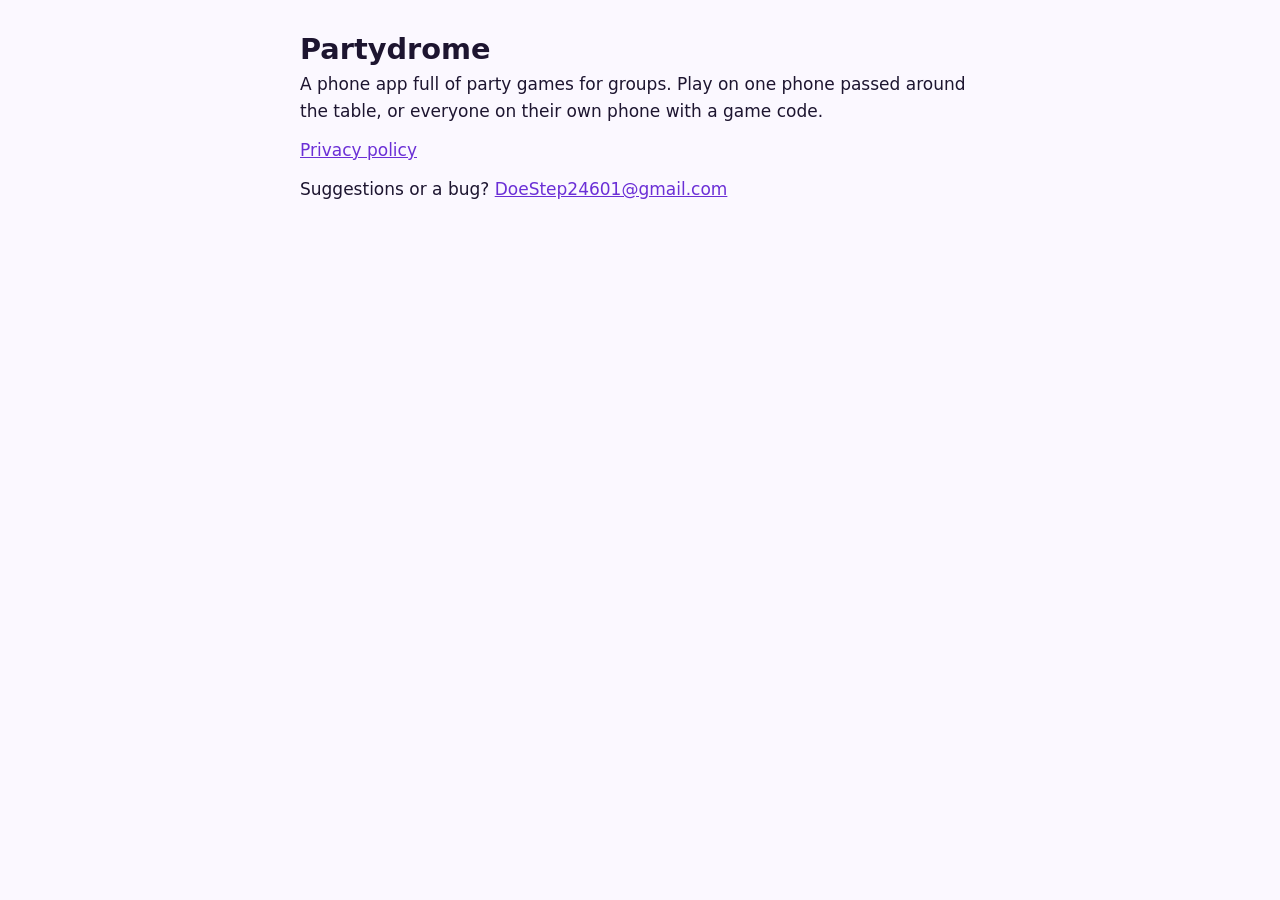
<file: index.html>
<!doctype html>
<html lang="en">
<head>
<meta charset="utf-8">
<meta name="viewport" content="width=device-width, initial-scale=1">
<title>Partydrome</title>
<link rel="stylesheet" href="style.css">
</head>
<body>
<main>
<h1>Partydrome</h1>
<p>A phone app full of party games for groups. Play on one phone passed around the table, or everyone on their own
phone with a game code.</p>
<p><a href="privacy.html">Privacy policy</a></p>
<p>Suggestions or a bug? <a href="mailto:DoeStep24601@gmail.com">DoeStep24601@gmail.com</a></p>
</main>
</body>
</html>
</file>
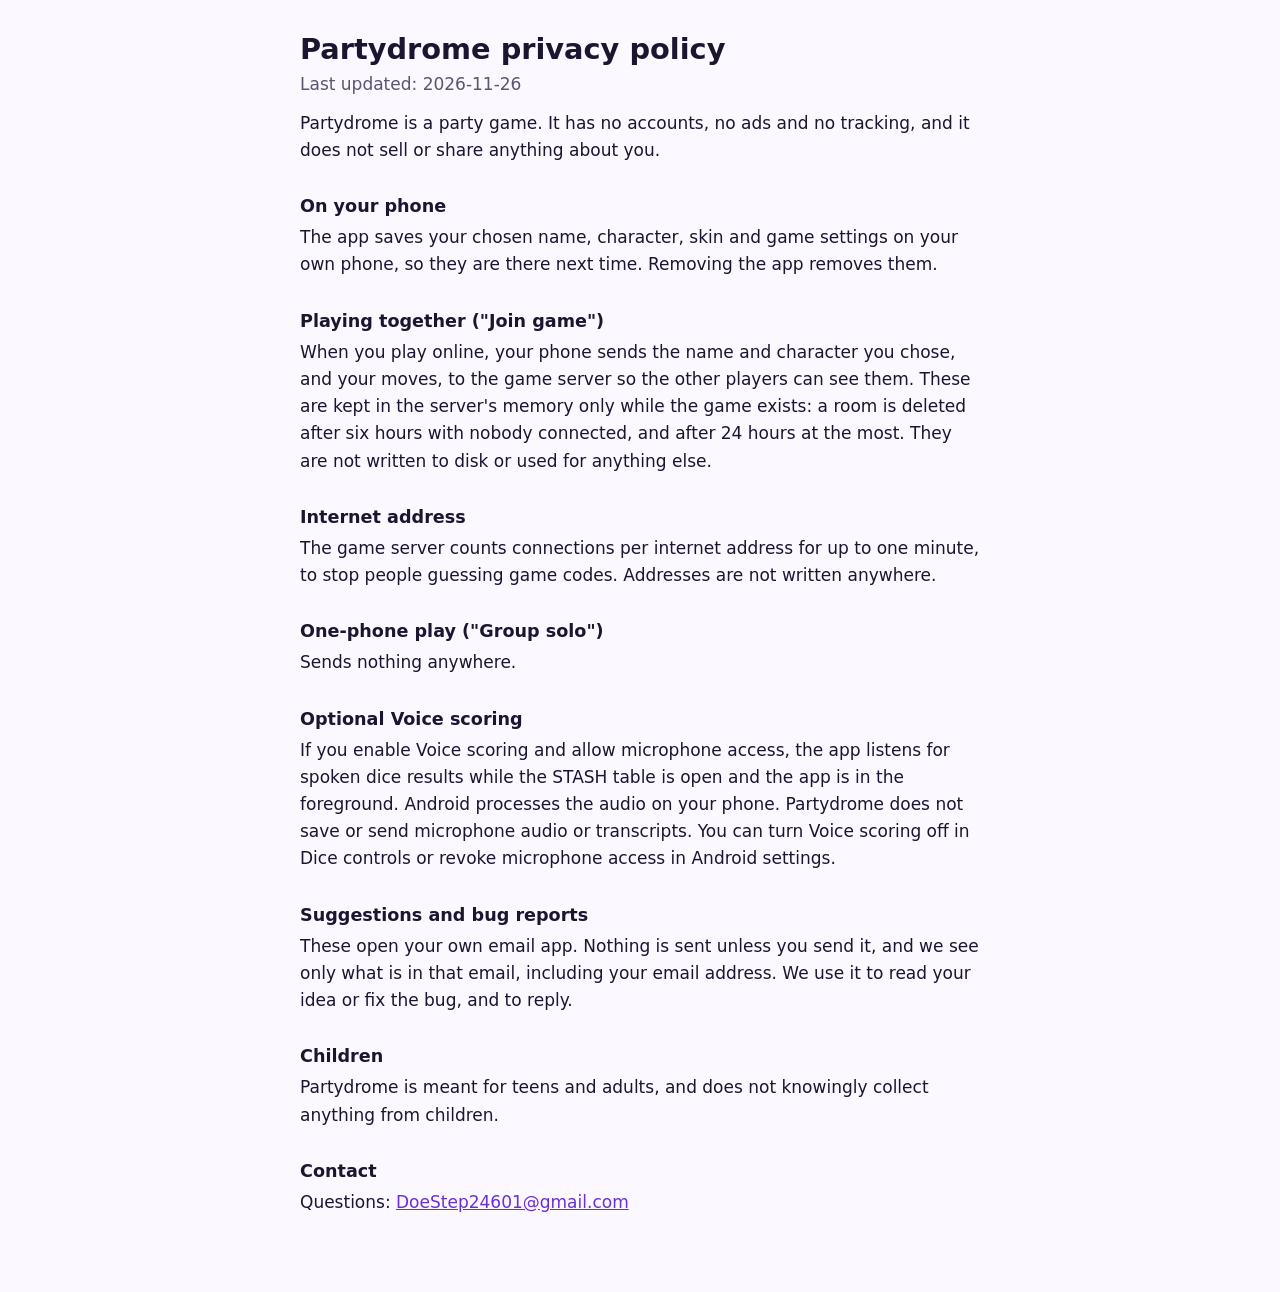
<file: privacy.html>
<!doctype html>
<html lang="en">
<head>
<meta charset="utf-8">
<meta name="viewport" content="width=device-width, initial-scale=1">
<title>Partydrome privacy policy</title>
<link rel="stylesheet" href="style.css">
</head>
<body>
<main>
<h1>Partydrome privacy policy</h1>
<p class="date">Last updated: 2026-11-26</p>

<p>Partydrome is a party game. It has no accounts, no ads and no tracking, and it does not sell or share anything about you.</p>

<h2>On your phone</h2>
<p>The app saves your chosen name, character, skin and game settings on your own phone, so they are there next time.
Removing the app removes them.</p>

<h2>Playing together ("Join game")</h2>
<p>When you play online, your phone sends the name and character you chose, and your moves, to the game server so the
other players can see them. These are kept in the server's memory only while the game exists: a room is deleted after six
hours with nobody connected, and after 24 hours at the most. They are not written to disk or used for anything else.</p>

<h2>Internet address</h2>
<p>The game server counts connections per internet address for up to one minute, to stop people guessing game codes.
Addresses are not written anywhere.</p>

<h2>One-phone play ("Group solo")</h2>
<p>Sends nothing anywhere.</p>

<h2>Optional Voice scoring</h2>
<p>If you enable Voice scoring and allow microphone access, the app listens for spoken dice results while the STASH
table is open and the app is in the foreground. Android processes the audio on your phone. Partydrome does not save
or send microphone audio or transcripts. You can turn Voice scoring off in Dice controls or revoke microphone access
in Android settings.</p>

<h2>Suggestions and bug reports</h2>
<p>These open your own email app. Nothing is sent unless you send it, and we see only what is in that email, including
your email address. We use it to read your idea or fix the bug, and to reply.</p>

<h2>Children</h2>
<p>Partydrome is meant for teens and adults, and does not knowingly collect anything from children.</p>

<h2>Contact</h2>
<p>Questions: <a href="mailto:DoeStep24601@gmail.com">DoeStep24601@gmail.com</a></p>
</main>
</body>
</html>
</file>
<file: style.css>
:root { --bg: #fbf8ff; --text: #1d1530; --muted: #5d5470; --accent: #6b2fd6; }
@media (prefers-color-scheme: dark) { :root { --bg: #140d24; --text: #f1ecfa; --muted: #b3a9c8; --accent: #c4a0ff; } }
body { margin: 0; background: var(--bg); color: var(--text); font: 17px/1.6 system-ui, -apple-system, "Segoe UI", sans-serif; }
main { max-width: 680px; margin: 0 auto; padding: 32px 16px 64px; }
h1 { font-size: 1.8rem; line-height: 1.2; margin: 0 0 4px; }
h2 { font-size: 1.1rem; margin: 28px 0 4px; }
p { margin: 0 0 12px; }
.date { color: var(--muted); }
a { color: var(--accent); }
</file>
